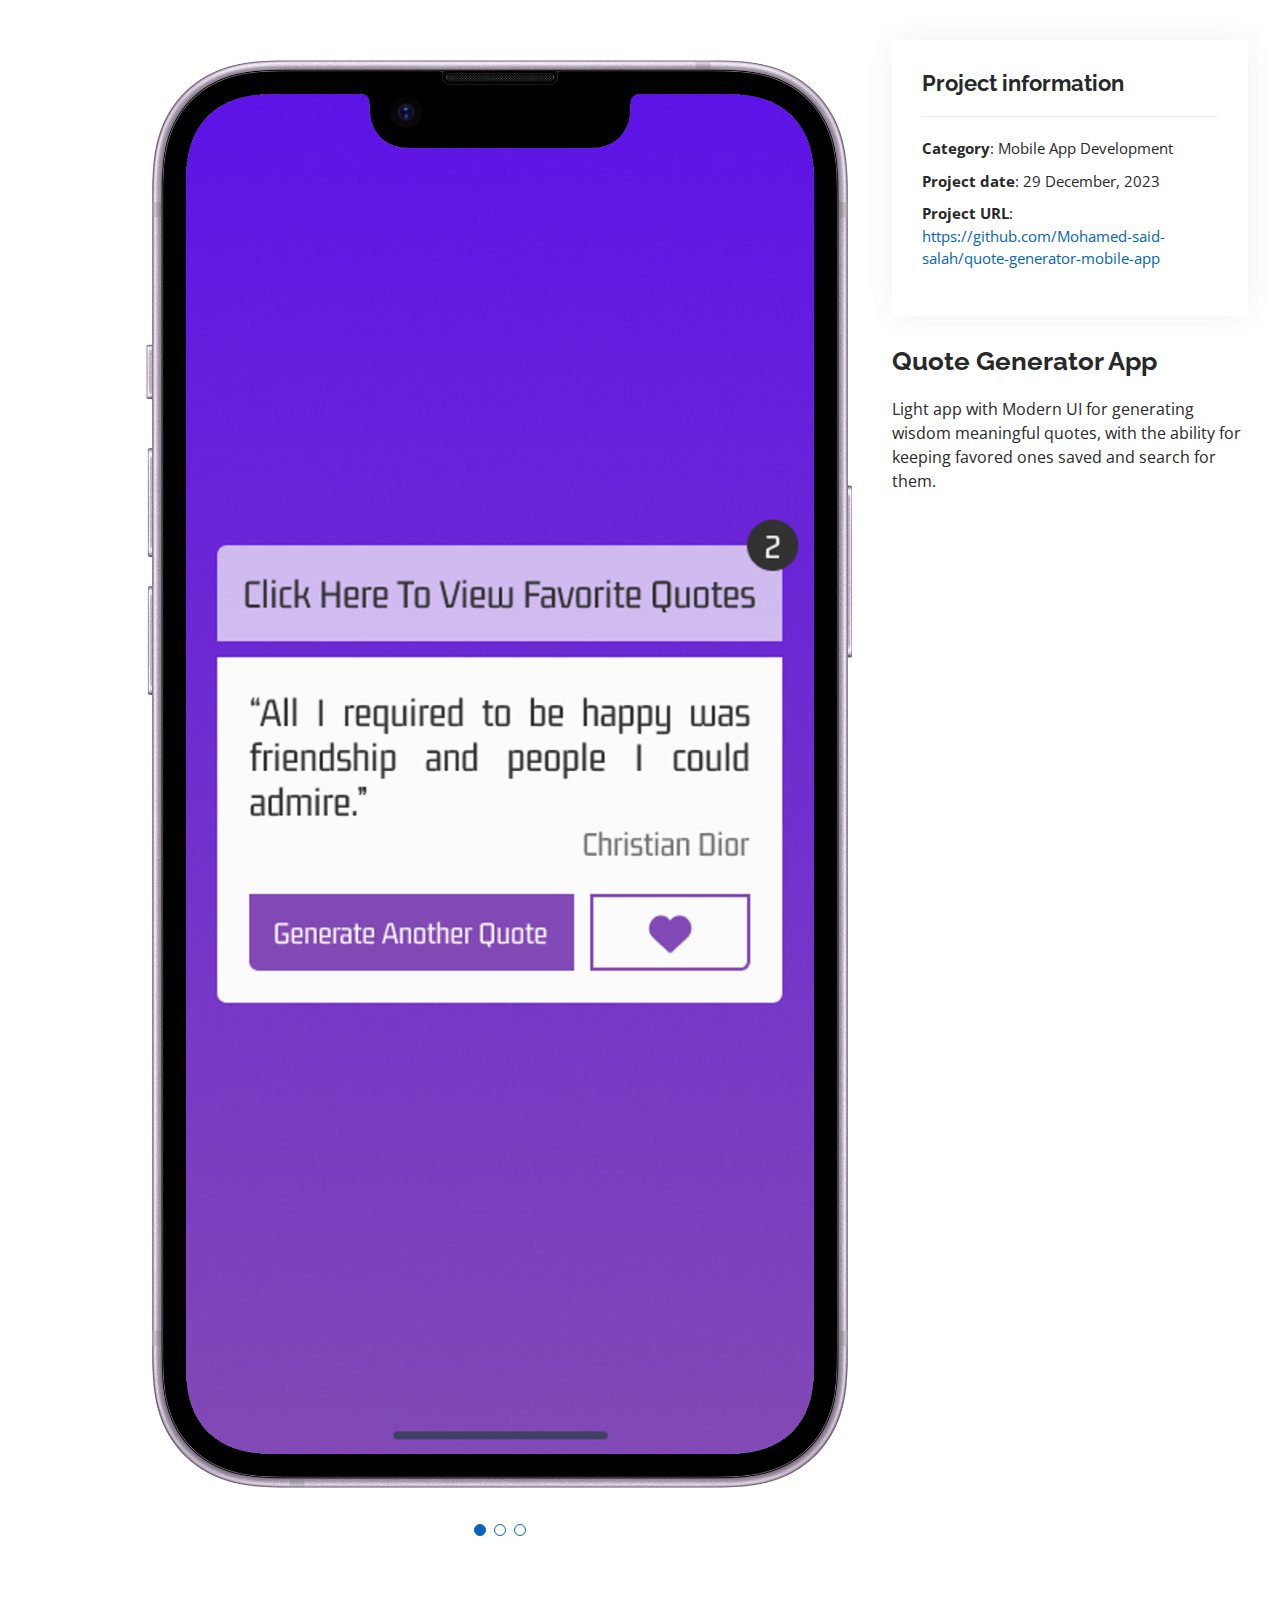
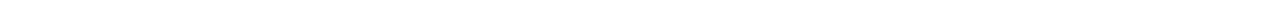
<file: portfolio-details -4.html>
<!DOCTYPE html>
<html lang="en">

<head>
  <meta charset="utf-8">
  <meta content="width=device-width, initial-scale=1.0" name="viewport">

  <title>Portfolio Details - Personal Bootstrap Template</title>
  <meta content="" name="description">
  <meta content="" name="keywords">

  <!-- Favicons -->
  <link href="assets/img/favicon.png" rel="icon">
  <link href="assets/img/apple-touch-icon.png" rel="apple-touch-icon">

  <!-- Google Fonts -->
  <link
    href="https://fonts.googleapis.com/css?family=Open+Sans:300,300i,400,400i,600,600i,700,700i|Raleway:300,300i,400,400i,500,500i,600,600i,700,700i|Poppins:300,300i,400,400i,500,500i,600,600i,700,700i"
    rel="stylesheet">

  <!-- Vendor CSS Files -->
  <link href="assets/vendor/aos/aos.css" rel="stylesheet">
  <link href="assets/vendor/bootstrap/css/bootstrap.min.css" rel="stylesheet">
  <link href="assets/vendor/bootstrap-icons/bootstrap-icons.css" rel="stylesheet">
  <link href="assets/vendor/boxicons/css/boxicons.min.css" rel="stylesheet">
  <link href="assets/vendor/glightbox/css/glightbox.min.css" rel="stylesheet">
  <link href="assets/vendor/swiper/swiper-bundle.min.css" rel="stylesheet">

  <!-- Template Main CSS File -->
  <link href="assets/css/style.css" rel="stylesheet">

  <!-- =======================================================
  ======================================================== -->
</head>

<body>

  <main id="main">

    <!-- ======= Portfolio Details Section ======= -->
    <section id="portfolio-details" class="portfolio-details">
      <div class="container">

        <div class="row gy-4">

          <div class="col-lg-8">
            <div class="portfolio-details-slider swiper">
              <div class="swiper-wrapper align-items-center">

                <div class="swiper-slide">
                  <img src="assets/img/portfolio/qg2.png" alt="">
                </div>

                <div class="swiper-slide">
                  <img src="assets/img/portfolio/qg3.png" alt="">
                </div>

                <div class="swiper-slide">
                  <img src="assets/img/portfolio/qg4.png" alt="">
                </div>

              </div>
              <div class="swiper-pagination"></div>
            </div>
          </div>

          <div class="col-lg-4">
            <div class="portfolio-info">
              <h3>Project information</h3>
              <ul>
                <li><strong>Category</strong>: Mobile App Development</li>
                <li><strong>Project date</strong>: 29 December, 2023</li>
                <li><strong>Project URL</strong>: <a target="_blank"
                    href="https://github.com/Mohamed-said-salah/quote-generator-mobile-app">https://github.com/Mohamed-said-salah/quote-generator-mobile-app</a>
                </li>
              </ul>
            </div>
            <div class="portfolio-description">
              <h2>Quote Generator App</h2>
              <p>
                Light app with Modern UI for generating wisdom meaningful quotes, with the ability for keeping favored
                ones saved and search for them.
              </p>
            </div>
          </div>

        </div>

      </div>
    </section><!-- End Portfolio Details Section -->

  </main><!-- End #main -->

  <div id="preloader"></div>
  <a href="#" class="back-to-top d-flex align-items-center justify-content-center"><i
      class="bi bi-arrow-up-short"></i></a>

  <!-- Vendor JS Files -->
  <script src="assets/vendor/purecounter/purecounter.js"></script>
  <script src="assets/vendor/aos/aos.js"></script>
  <script src="assets/vendor/bootstrap/js/bootstrap.bundle.min.js"></script>
  <script src="assets/vendor/glightbox/js/glightbox.min.js"></script>
  <script src="assets/vendor/isotope-layout/isotope.pkgd.min.js"></script>
  <script src="assets/vendor/swiper/swiper-bundle.min.js"></script>
  <script src="assets/vendor/typed.js/typed.min.js"></script>
  <script src="assets/vendor/waypoints/noframework.waypoints.js"></script>
  <script src="assets/vendor/php-email-form/validate.js"></script>

  <!-- Template Main JS File -->
  <script src="assets/js/main.js"></script>

</body>

</html>
</file>
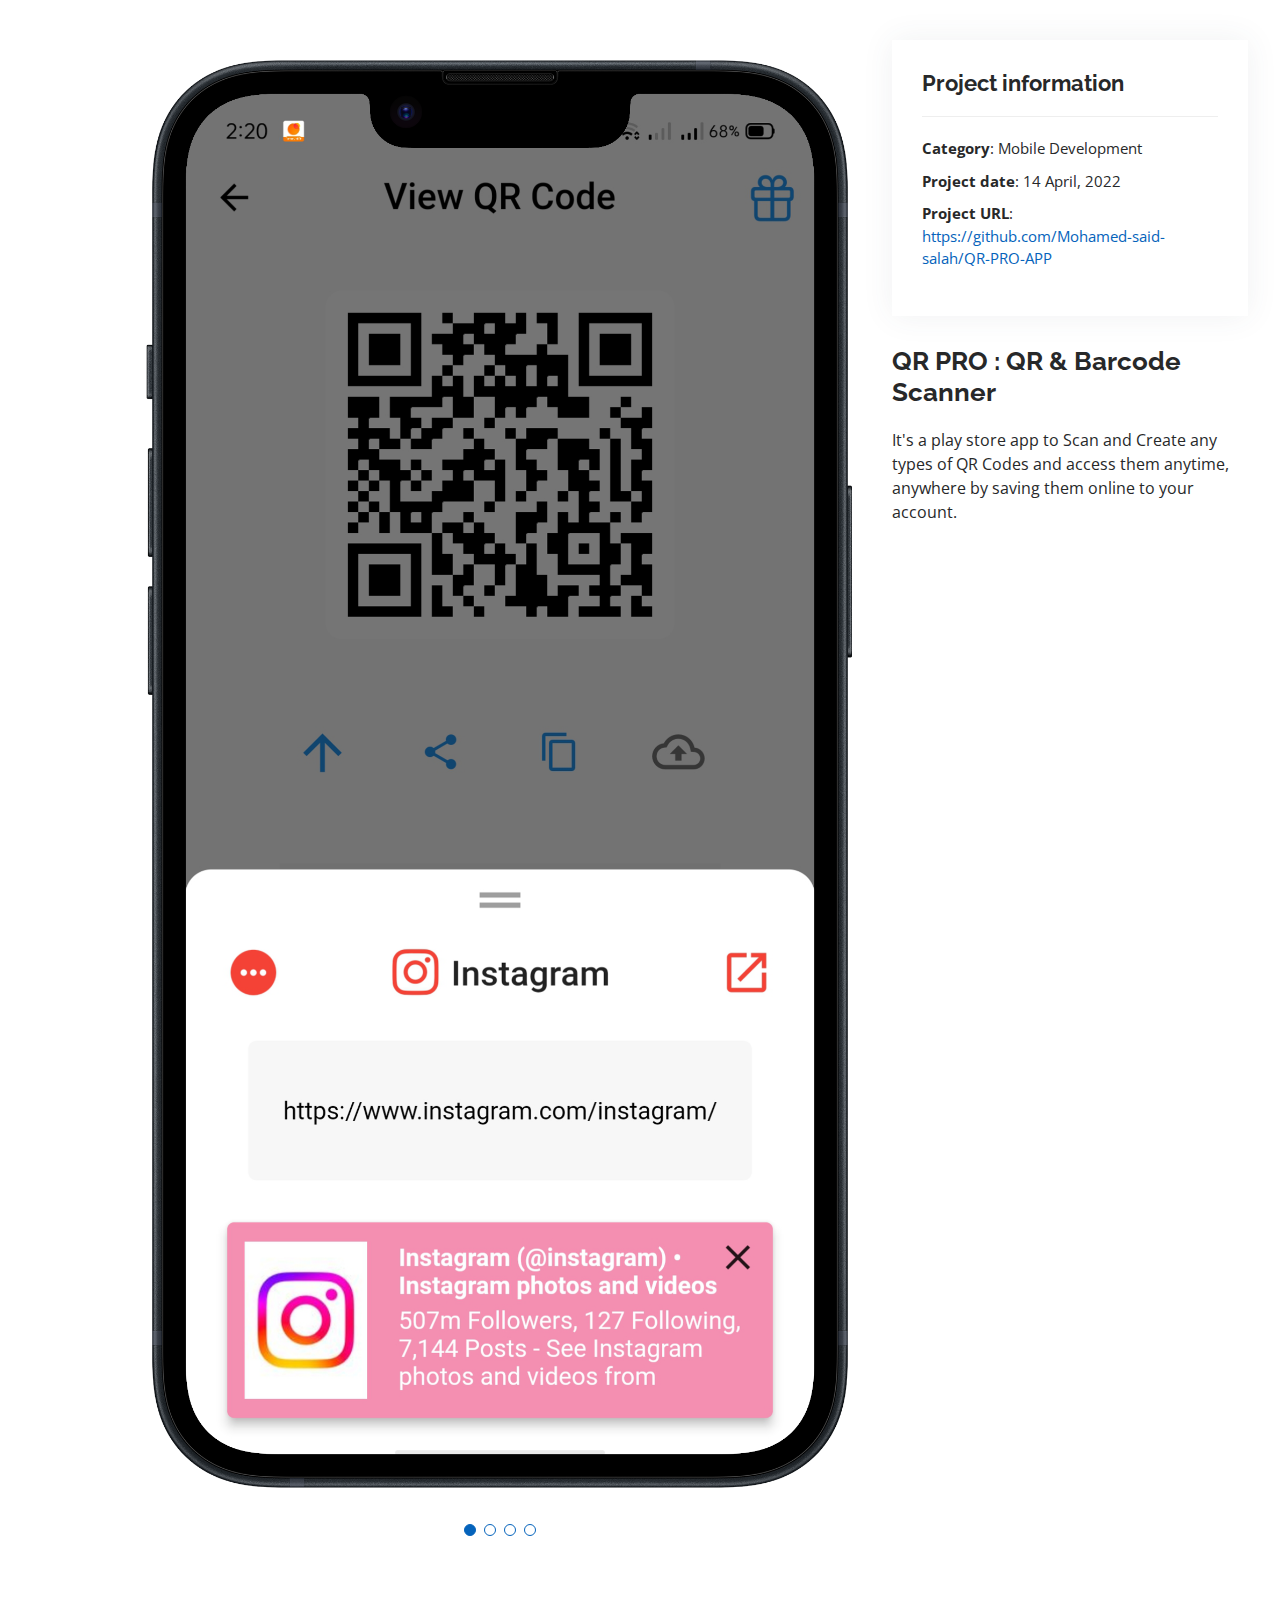
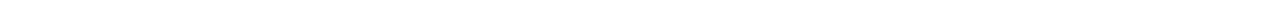
<file: portfolio-details -5.html>
<!DOCTYPE html>
<html lang="en">

<head>
  <meta charset="utf-8">
  <meta content="width=device-width, initial-scale=1.0" name="viewport">

  <title>Portfolio Details - Personal Bootstrap Template</title>
  <meta content="" name="description">
  <meta content="" name="keywords">

  <!-- Favicons -->
  <link href="assets/img/favicon.png" rel="icon">
  <link href="assets/img/apple-touch-icon.png" rel="apple-touch-icon">

  <!-- Google Fonts -->
  <link
    href="https://fonts.googleapis.com/css?family=Open+Sans:300,300i,400,400i,600,600i,700,700i|Raleway:300,300i,400,400i,500,500i,600,600i,700,700i|Poppins:300,300i,400,400i,500,500i,600,600i,700,700i"
    rel="stylesheet">

  <!-- Vendor CSS Files -->
  <link href="assets/vendor/aos/aos.css" rel="stylesheet">
  <link href="assets/vendor/bootstrap/css/bootstrap.min.css" rel="stylesheet">
  <link href="assets/vendor/bootstrap-icons/bootstrap-icons.css" rel="stylesheet">
  <link href="assets/vendor/boxicons/css/boxicons.min.css" rel="stylesheet">
  <link href="assets/vendor/glightbox/css/glightbox.min.css" rel="stylesheet">
  <link href="assets/vendor/swiper/swiper-bundle.min.css" rel="stylesheet">

  <!-- Template Main CSS File -->
  <link href="assets/css/style.css" rel="stylesheet">

  <!-- =======================================================
  ======================================================== -->
</head>

<body>

  <main id="main">

    <!-- ======= Portfolio Details Section ======= -->
    <section id="portfolio-details" class="portfolio-details">
      <div class="container">

        <div class="row gy-4">

          <div class="col-lg-8">
            <div class="portfolio-details-slider swiper">
              <div class="swiper-wrapper align-items-center">

                <div class="swiper-slide">
                  <img src="assets/img/portfolio/qrpro2.png" alt="">
                </div>

                <div class="swiper-slide">
                  <img src="assets/img/portfolio/qrpro3.png" alt="">
                </div>

                <div class="swiper-slide">
                  <img src="assets/img/portfolio/qrpro4.png" alt="">
                </div>

                <div class="swiper-slide">
                  <img src="assets/img/portfolio/qrpro5.png" alt="">
                </div>

              </div>
              <div class="swiper-pagination"></div>

            </div>
          </div>

          <div class="col-lg-4">
            <div class="portfolio-info">
              <h3>Project information</h3>
              <ul>
                <li><strong>Category</strong>: Mobile Development</li>
                <li><strong>Project date</strong>: 14 April, 2022</li>
                <li><strong>Project URL</strong>: <a
                    href="https://github.com/Mohamed-said-salah/QR-PRO-APP">https://github.com/Mohamed-said-salah/QR-PRO-APP</a>
                </li>
              </ul>
            </div>
            <div class="portfolio-description">
              <h2>QR PRO : QR & Barcode Scanner</h2>
              <p>
                It's a play store app to Scan and Create any types of QR Codes and access them anytime, anywhere by
                saving them online to your account.
                </pr>
            </div>
          </div>

        </div>

      </div>
    </section><!-- End Portfolio Details Section -->

  </main><!-- End #main -->

  <div id="preloader"></div>
  <a href="#" class="back-to-top d-flex align-items-center justify-content-center"><i
      class="bi bi-arrow-up-short"></i></a>

  <!-- Vendor JS Files -->
  <script src="assets/vendor/purecounter/purecounter.js"></script>
  <script src="assets/vendor/aos/aos.js"></script>
  <script src="assets/vendor/bootstrap/js/bootstrap.bundle.min.js"></script>
  <script src="assets/vendor/glightbox/js/glightbox.min.js"></script>
  <script src="assets/vendor/isotope-layout/isotope.pkgd.min.js"></script>
  <script src="assets/vendor/swiper/swiper-bundle.min.js"></script>
  <script src="assets/vendor/typed.js/typed.min.js"></script>
  <script src="assets/vendor/waypoints/noframework.waypoints.js"></script>
  <script src="assets/vendor/php-email-form/validate.js"></script>

  <!-- Template Main JS File -->
  <script src="assets/js/main.js"></script>

</body>

</html>
</file>
<file: assets/css/style.css>
/*--------------------------------------------------------------
# General
--------------------------------------------------------------*/
body {
  font-family: "Open Sans", sans-serif;
  color: #272829;
}

a {
  color: #0563bb;
  text-decoration: none;
}

a:hover {
  color: #067ded;
  text-decoration: none;
}

h1, h2, h3, h4, h5, h6 {
  font-family: "Raleway", sans-serif;
}

/*--------------------------------------------------------------
# Back to top button
--------------------------------------------------------------*/
.back-to-top {
  position: fixed;
  visibility: hidden;
  opacity: 0;
  right: 15px;
  bottom: 15px;
  z-index: 996;
  background: #0563bb;
  width: 40px;
  height: 40px;
  border-radius: 50px;
  transition: all 0.4s;
}
.back-to-top i {
  font-size: 28px;
  color: #fff;
  line-height: 0;
}
.back-to-top:hover {
  background: #0678e3;
  color: #fff;
}
.back-to-top.active {
  visibility: visible;
  opacity: 1;
}

/*--------------------------------------------------------------
# Preloader
--------------------------------------------------------------*/
#preloader {
  position: fixed;
  top: 0;
  left: 0;
  right: 0;
  bottom: 0;
  z-index: 9999;
  overflow: hidden;
  background: #fff;
}

#preloader:before {
  content: "";
  position: fixed;
  top: calc(50% - 30px);
  left: calc(50% - 30px);
  border: 6px solid #0563bb;
  border-top-color: #fff;
  border-bottom-color: #fff;
  border-radius: 50%;
  width: 60px;
  height: 60px;
  -webkit-animation: animate-preloader 1s linear infinite;
  animation: animate-preloader 1s linear infinite;
}

@-webkit-keyframes animate-preloader {
  0% {
    transform: rotate(0deg);
  }
  100% {
    transform: rotate(360deg);
  }
}

@keyframes animate-preloader {
  0% {
    transform: rotate(0deg);
  }
  100% {
    transform: rotate(360deg);
  }
}
/*--------------------------------------------------------------
# Disable aos animation delay on mobile devices
--------------------------------------------------------------*/
@media screen and (max-width: 768px) {
  [data-aos-delay] {
    transition-delay: 0 !important;
  }
}
/*--------------------------------------------------------------
# Header
--------------------------------------------------------------*/
#header {
  position: fixed;
  top: 0;
  left: 0;
  bottom: 0;
  z-index: 9997;
  transition: all 0.5s;
  padding: 15px;
  overflow-y: auto;
}
@media (max-width: 992px) {
  #header {
    width: 300px;
    background: #fff;
    border-right: 1px solid #e6e9ec;
    left: -300px;
  }
}

@media (min-width: 992px) {
  #main {
    margin-left: 100px;
  }
}
/*--------------------------------------------------------------
# Navigation Menu
--------------------------------------------------------------*/
/**
* Desktop Navigation 
*/
.nav-menu {
  padding: 0;
  display: block;
}
.nav-menu * {
  margin: 0;
  padding: 0;
  list-style: none;
}
.nav-menu > ul > li {
  position: relative;
  white-space: nowrap;
}
.nav-menu a, .nav-menu a:focus {
  display: flex;
  align-items: center;
  color: #45505b;
  padding: 10px 18px;
  margin-bottom: 8px;
  transition: 0.3s;
  font-size: 15px;
  border-radius: 50px;
  background: #f2f3f5;
  height: 56px;
  width: 100%;
  overflow: hidden;
  transition: 0.3s;
}
.nav-menu a i, .nav-menu a:focus i {
  font-size: 20px;
}
.nav-menu a span, .nav-menu a:focus span {
  padding: 0 5px 0 7px;
  color: #45505b;
}
@media (min-width: 992px) {
  .nav-menu a, .nav-menu a:focus {
    width: 56px;
  }
  .nav-menu a span, .nav-menu a:focus span {
    display: none;
    color: #fff;
  }
}
.nav-menu a:hover, .nav-menu .active, .nav-menu .active:focus, .nav-menu li:hover > a {
  color: #fff;
  background: #0563bb;
}
.nav-menu a:hover span, .nav-menu .active span, .nav-menu .active:focus span, .nav-menu li:hover > a span {
  color: #fff;
}
.nav-menu a:hover, .nav-menu li:hover > a {
  width: 100%;
  color: #fff;
}
.nav-menu a:hover span, .nav-menu li:hover > a span {
  display: block;
}

/**
* Mobile Navigation 
*/
.mobile-nav-toggle {
  position: fixed;
  right: 10px;
  top: 10px;
  z-index: 9998;
  border: 0;
  background: none;
  font-size: 28px;
  transition: all 0.4s;
  outline: none !important;
  line-height: 0;
  cursor: pointer;
  border-radius: 50px;
  padding: 5px;
}
.mobile-nav-toggle i {
  color: #45505b;
}

.mobile-nav-active {
  overflow: hidden;
}
.mobile-nav-active #header {
  left: 0;
}
.mobile-nav-active .mobile-nav-toggle {
  color: #fff;
  background-color: #0563bb;
}

/*--------------------------------------------------------------
# Hero Section
--------------------------------------------------------------*/
#hero {
  width: 100%;
  height: 100vh;

 background: url("../img/portfolio/pexels-mockupeditorcom-205316.jpg") top right no-repeat;
  background-size: cover;
  position: relative;
}
@media (min-width: 992px) {
  #hero {
    padding-left: 160px;
  }
}
#hero:before {
  content: "";
  background: rgba(255, 255, 255, 0.8);
  position: absolute;
  bottom: 0;
  top: 0;
  left: 0;
  right: 0;
}
#hero h1 {
  margin: 0;
  font-size: 64px;
  font-weight: 700;
  line-height: 56px;
  color: #45505b;
}
#hero p {
  color: #45505b;
  margin: 15px 0 0 0;
  font-size: 26px;
  font-family: "Poppins", sans-serif;
}
#hero p span {
  color: #0563bb;
  letter-spacing: 1px;
}
#hero .social-links {
  margin-top: 30px;
}
#hero .social-links a {
  font-size: 24px;
  display: inline-block;
  color: #45505b;
  line-height: 1;
  margin-right: 20px;
  transition: 0.3s;
}
#hero .social-links a:hover {
  color: #0563bb;
}
@media (max-width: 992px) {
  #hero {
    text-align: center;
  }
  #hero h1 {
    font-size: 32px;
    line-height: 36px;
  }
  #hero p {
    margin-top: 10px;
    font-size: 20px;
    line-height: 24px;
  }
}

/*--------------------------------------------------------------
# Sections General
--------------------------------------------------------------*/
section {
  padding: 60px 0;
  overflow: hidden;
}

.section-title {
  text-align: center;
  padding-bottom: 30px;
}
.section-title h2 {
  font-size: 32px;
  font-weight: bold;
  text-transform: uppercase;
  margin-bottom: 20px;
  padding-bottom: 20px;
  position: relative;
  color: #45505b;
}
.section-title h2::before {
  content: "";
  position: absolute;
  display: block;
  width: 120px;
  height: 1px;
  background: #ddd;
  bottom: 1px;
  left: calc(50% - 60px);
}
.section-title h2::after {
  content: "";
  position: absolute;
  display: block;
  width: 40px;
  height: 3px;
  background: #0563bb;
  bottom: 0;
  left: calc(50% - 20px);
}
.section-title p {
  margin-bottom: 0;
}

/*--------------------------------------------------------------
# About
--------------------------------------------------------------*/
.about .content h3 {
  font-weight: 700;
  font-size: 26px;
  color: #728394;
}
.about .content ul {
  list-style: none;
  padding: 0;
}
.about .content ul li {
  margin-bottom: 20px;
  display: flex;
  align-items: center;
}
.about .content ul strong {
  margin-right: 10px;
}
.about .content ul i {
  font-size: 16px;
  margin-right: 5px;
  color: #0563bb;
  line-height: 0;
}
.about .content p:last-child {
  margin-bottom: 0;
}

/*--------------------------------------------------------------
# Facts
--------------------------------------------------------------*/
.facts .count-box {
  padding: 30px 30px 25px 30px;
  margin-top: 30px;
  width: 100%;
  position: relative;
  text-align: center;
  background: #fff;
}
.facts .count-box i {
  position: absolute;
  top: -25px;
  left: 50%;
  transform: translateX(-50%);
  font-size: 24px;
  background: #0563bb;
  color: #fff;
  border-radius: 50px;
  display: inline-flex;
  align-items: center;
  justify-content: center;
  width: 48px;
  height: 48px;
}
.facts .count-box span {
  font-size: 36px;
  display: block;
  font-weight: 600;
  color: #011426;
}
.facts .count-box p {
  padding: 0;
  margin: 0;
  font-family: "Raleway", sans-serif;
  font-size: 14px;
}

/*--------------------------------------------------------------
# Akills
--------------------------------------------------------------*/
.skills .progress {
  height: 60px;
  display: block;
  background: none;
  border-radius: 0;
}
.skills .progress .skill {
  padding: 10px 0;
  margin: 0;
  text-transform: uppercase;
  display: block;
  font-weight: 600;
  font-family: "Poppins", sans-serif;
  color: #45505b;
}
.skills .progress .skill .val {
  float: right;
  font-style: normal;
}
.skills .progress-bar-wrap {
  background: #f2f3f5;
}
.skills .progress-bar {
  width: 1px;
  height: 10px;
  transition: 0.9s;
  background-color: #0563bb;
}

/*--------------------------------------------------------------
# Resume
--------------------------------------------------------------*/
.resume .resume-title {
  font-size: 26px;
  font-weight: 700;
  margin-top: 20px;
  margin-bottom: 20px;
  color: #45505b;
}
.resume .resume-item {
  padding: 0 0 20px 20px;
  margin-top: -2px;
  border-left: 2px solid #0563bb;
  position: relative;
}
.resume .resume-item h4 {
  line-height: 18px;
  font-size: 18px;
  font-weight: 600;
  text-transform: uppercase;
  font-family: "Poppins", sans-serif;
  color: #0563bb;
  margin-bottom: 10px;
}
.resume .resume-item h5 {
  font-size: 16px;
  background: #f7f8f9;
  padding: 5px 15px;
  display: inline-block;
  font-weight: 600;
  margin-bottom: 10px;
}
.resume .resume-item ul {
  padding-left: 20px;
}
.resume .resume-item ul li {
  padding-bottom: 10px;
}
.resume .resume-item:last-child {
  padding-bottom: 0;
}
.resume .resume-item::before {
  content: "";
  position: absolute;
  width: 16px;
  height: 16px;
  border-radius: 50px;
  left: -9px;
  top: 0;
  background: #fff;
  border: 2px solid #0563bb;
}

/*--------------------------------------------------------------
# Portfolio
--------------------------------------------------------------*/
.portfolio .portfolio-item {
  margin-bottom: 30px;
}
.portfolio #portfolio-flters {
  padding: 0;
  margin: 0 auto 25px auto;
  list-style: none;
  text-align: center;
  background: #fff;
  border-radius: 50px;
  padding: 2px 15px;
}
.portfolio #portfolio-flters li {
  cursor: pointer;
  display: inline-block;
  padding: 10px 15px;
  font-size: 14px;
  font-weight: 600;
  line-height: 1;
  text-transform: uppercase;
  color: #272829;
  margin-bottom: 5px;
  transition: all 0.3s ease-in-out;
}
.portfolio #portfolio-flters li:hover, .portfolio #portfolio-flters li.filter-active {
  color: #0563bb;
}
.portfolio #portfolio-flters li:last-child {
  margin-right: 0;
}
.portfolio .portfolio-wrap {
  transition: 0.3s;
  position: relative;
  overflow: hidden;
  z-index: 1;
  background: rgba(69, 80, 91, 0.8);
}
.portfolio .portfolio-wrap::before {
  content: "";
  background: rgba(255, 255, 255, 0.7);
  position: absolute;
  left: 30px;
  right: 30px;
  top: 30px;
  bottom: 30px;
  transition: all ease-in-out 0.3s;
  z-index: 2;
  opacity: 0;
}
.portfolio .portfolio-wrap .portfolio-info {
  opacity: 0;
  position: absolute;
  top: 0;
  left: 0;
  right: 0;
  bottom: 0;
  text-align: center;
  z-index: 3;
  transition: all ease-in-out 0.3s;
  display: flex;
  flex-direction: column;
  justify-content: center;
  align-items: center;
}
.portfolio .portfolio-wrap .portfolio-info::before {
  display: block;
  content: "";
  width: 48px;
  height: 48px;
  position: absolute;
  top: 35px;
  left: 35px;
  border-top: 3px solid #d7dce1;
  border-left: 3px solid #d7dce1;
  transition: all 0.5s ease 0s;
  z-index: 9994;
}
.portfolio .portfolio-wrap .portfolio-info::after {
  display: block;
  content: "";
  width: 48px;
  height: 48px;
  position: absolute;
  bottom: 35px;
  right: 35px;
  border-bottom: 3px solid #d7dce1;
  border-right: 3px solid #d7dce1;
  transition: all 0.5s ease 0s;
  z-index: 9994;
}
.portfolio .portfolio-wrap .portfolio-info h4 {
  font-size: 20px;
  color: #45505b;
  font-weight: 600;
}
.portfolio .portfolio-wrap .portfolio-info p {
  color: #45505b;
  font-size: 14px;
  text-transform: uppercase;
  padding: 0;
  margin: 0;
}
.portfolio .portfolio-wrap .portfolio-links {
  text-align: center;
  z-index: 4;
}
.portfolio .portfolio-wrap .portfolio-links a {
  color: #45505b;
  margin: 0 2px;
  font-size: 28px;
  display: inline-block;
  transition: 0.3s;
}
.portfolio .portfolio-wrap .portfolio-links a:hover {
  color: #148af9;
}
.portfolio .portfolio-wrap:hover::before {
  top: 0;
  left: 0;
  right: 0;
  bottom: 0;
  opacity: 1;
}
.portfolio .portfolio-wrap:hover .portfolio-info {
  opacity: 1;
}
.portfolio .portfolio-wrap:hover .portfolio-info::before {
  top: 15px;
  left: 15px;
}
.portfolio .portfolio-wrap:hover .portfolio-info::after {
  bottom: 15px;
  right: 15px;
}

/*--------------------------------------------------------------
# Portfolio Details
--------------------------------------------------------------*/
.portfolio-details {
  padding-top: 40px;
}
.portfolio-details .portfolio-details-slider img {
  width: 100%;
}
.portfolio-details .portfolio-details-slider .swiper-pagination {
  margin-top: 20px;
  position: relative;
}
.portfolio-details .portfolio-details-slider .swiper-pagination .swiper-pagination-bullet {
  width: 12px;
  height: 12px;
  background-color: #fff;
  opacity: 1;
  border: 1px solid #0563bb;
}
.portfolio-details .portfolio-details-slider .swiper-pagination .swiper-pagination-bullet-active {
  background-color: #0563bb;
}
.portfolio-details .portfolio-info {
  padding: 30px;
  box-shadow: 0px 0 30px rgba(69, 80, 91, 0.08);
}
.portfolio-details .portfolio-info h3 {
  font-size: 22px;
  font-weight: 700;
  margin-bottom: 20px;
  padding-bottom: 20px;
  border-bottom: 1px solid #eee;
}
.portfolio-details .portfolio-info ul {
  list-style: none;
  padding: 0;
  font-size: 15px;
}
.portfolio-details .portfolio-info ul li + li {
  margin-top: 10px;
}
.portfolio-details .portfolio-description {
  padding-top: 30px;
}
.portfolio-details .portfolio-description h2 {
  font-size: 26px;
  font-weight: 700;
  margin-bottom: 20px;
}
.portfolio-details .portfolio-description p {
  padding: 0;
}

/*--------------------------------------------------------------
# Services
--------------------------------------------------------------*/
.services .icon-box {
  text-align: center;
  padding: 70px 20px 80px 20px;
  transition: all ease-in-out 0.3s;
  background: #fff;
  box-shadow: 0px 5px 90px 0px rgba(110, 123, 131, 0.05);
}
.services .icon-box .icon {
  margin: 0 auto;
  width: 100px;
  height: 100px;
  display: flex;
  align-items: center;
  justify-content: center;
  transition: ease-in-out 0.3s;
  position: relative;
}
.services .icon-box .icon i {
  font-size: 36px;
  transition: 0.5s;
  position: relative;
}
.services .icon-box .icon svg {
  position: absolute;
  top: 0;
  left: 0;
}
.services .icon-box .icon svg path {
  transition: 0.5s;
  fill: #f5f5f5;
}
.services .icon-box h4 {
  font-weight: 600;
  margin: 10px 0 15px 0;
  font-size: 22px;
}
.services .icon-box h4 a {
  color: #45505b;
  transition: ease-in-out 0.3s;
}
.services .icon-box p {
  line-height: 24px;
  font-size: 14px;
  margin-bottom: 0;
}
.services .icon-box:hover {
  border-color: #fff;
  box-shadow: 0px 0 35px 0 rgba(0, 0, 0, 0.08);
}
.services .iconbox-blue i {
  color: #47aeff;
}
.services .iconbox-blue:hover .icon i {
  color: #fff;
}
.services .iconbox-blue:hover .icon path {
  fill: #47aeff;
}
.services .iconbox-orange i {
  color: #ffa76e;
}
.services .iconbox-orange:hover .icon i {
  color: #fff;
}
.services .iconbox-orange:hover .icon path {
  fill: #ffa76e;
}
.services .iconbox-pink i {
  color: #e80368;
}
.services .iconbox-pink:hover .icon i {
  color: #fff;
}
.services .iconbox-pink:hover .icon path {
  fill: #e80368;
}
.services .iconbox-yellow i {
  color: #ffbb2c;
}
.services .iconbox-yellow:hover .icon i {
  color: #fff;
}
.services .iconbox-yellow:hover .icon path {
  fill: #ffbb2c;
}
.services .iconbox-red i {
  color: #ff5828;
}
.services .iconbox-red:hover .icon i {
  color: #fff;
}
.services .iconbox-red:hover .icon path {
  fill: #ff5828;
}
.services .iconbox-teal i {
  color: #11dbcf;
}
.services .iconbox-teal:hover .icon i {
  color: #fff;
}
.services .iconbox-teal:hover .icon path {
  fill: #11dbcf;
}

/*--------------------------------------------------------------
# Testimonials
--------------------------------------------------------------*/
.testimonials .section-header {
  margin-bottom: 40px;
}
.testimonials .testimonials-carousel, .testimonials .testimonials-slider {
  overflow: hidden;
}
.testimonials .testimonial-item {
  text-align: center;
}
.testimonials .testimonial-item .testimonial-img {
  width: 120px;
  border-radius: 50%;
  border: 4px solid #fff;
  margin: 0 auto;
}
.testimonials .testimonial-item h3 {
  font-size: 20px;
  font-weight: bold;
  margin: 10px 0 5px 0;
  color: #111;
}
.testimonials .testimonial-item h4 {
  font-size: 14px;
  color: #999;
  margin: 0 0 15px 0;
}
.testimonials .testimonial-item .quote-icon-left, .testimonials .testimonial-item .quote-icon-right {
  color: #90c8fc;
  font-size: 26px;
}
.testimonials .testimonial-item .quote-icon-left {
  display: inline-block;
  left: -5px;
  position: relative;
}
.testimonials .testimonial-item .quote-icon-right {
  display: inline-block;
  right: -5px;
  position: relative;
  top: 10px;
}
.testimonials .testimonial-item p {
  font-style: italic;
  margin: 0 auto 15px auto;
}
.testimonials .swiper-pagination {
  margin-top: 20px;
  position: relative;
}
.testimonials .swiper-pagination .swiper-pagination-bullet {
  width: 12px;
  height: 12px;
  background-color: #fff;
  opacity: 1;
  border: 1px solid #0563bb;
}
.testimonials .swiper-pagination .swiper-pagination-bullet-active {
  background-color: #0563bb;
}
@media (min-width: 992px) {
  .testimonials .testimonial-item p {
    width: 80%;
  }
}

/*--------------------------------------------------------------
# Contact
--------------------------------------------------------------*/
.contact .info {
  width: 100%;
  background: #fff;
}
.contact .info i {
  font-size: 20px;
  color: #0563bb;
  float: left;
  width: 44px;
  height: 44px;
  background: #eef7ff;
  display: flex;
  justify-content: center;
  align-items: center;
  border-radius: 50px;
  transition: all 0.3s ease-in-out;
}
.contact .info h4 {
  padding: 0 0 0 60px;
  font-size: 22px;
  font-weight: 600;
  margin-bottom: 5px;
  color: #45505b;
}
.contact .info p {
  padding: 0 0 0 60px;
  margin-bottom: 0;
  font-size: 14px;
  color: #728394;
}
.contact .info .email, .contact .info .phone {
  margin-top: 40px;
}
.contact .info .email:hover i, .contact .info .address:hover i, .contact .info .phone:hover i {
  background: #0563bb;
  color: #fff;
}
.contact .php-email-form {
  width: 100%;
  background: #fff;
}
.contact .php-email-form .form-group {
  padding-bottom: 8px;
}
.contact .php-email-form .error-message {
  display: none;
  color: #fff;
  background: #ed3c0d;
  text-align: left;
  padding: 15px;
  font-weight: 600;
}
.contact .php-email-form .error-message br + br {
  margin-top: 25px;
}
.contact .php-email-form .sent-message {
  display: none;
  color: #fff;
  background: #18d26e;
  text-align: center;
  padding: 15px;
  font-weight: 600;
}
.contact .php-email-form .loading {
  display: none;
  background: #fff;
  text-align: center;
  padding: 15px;
}
.contact .php-email-form .loading:before {
  content: "";
  display: inline-block;
  border-radius: 50%;
  width: 24px;
  height: 24px;
  margin: 0 10px -6px 0;
  border: 3px solid #18d26e;
  border-top-color: #eee;
  -webkit-animation: animate-loading 1s linear infinite;
  animation: animate-loading 1s linear infinite;
}
.contact .php-email-form input, .contact .php-email-form textarea {
  border-radius: 4px;
  box-shadow: none;
  font-size: 14px;
}
.contact .php-email-form input {
  height: 44px;
}
.contact .php-email-form textarea {
  padding: 10px 12px;
}
.contact .php-email-form button[type=submit] {
  background: #0563bb;
  border: 0;
  padding: 10px 35px;
  color: #fff;
  transition: 0.4s;
  border-radius: 50px;
}
.contact .php-email-form button[type=submit]:hover {
  background: #0678e3;
}
@-webkit-keyframes animate-loading {
  0% {
    transform: rotate(0deg);
  }
  100% {
    transform: rotate(360deg);
  }
}
@keyframes animate-loading {
  0% {
    transform: rotate(0deg);
  }
  100% {
    transform: rotate(360deg);
  }
}

/*--------------------------------------------------------------
# Footer
--------------------------------------------------------------*/
#footer {
  background: #f7f8f9;
  color: #45505b;
  font-size: 14px;
  text-align: center;
  padding: 30px 0;
}
#footer h3 {
  font-size: 36px;
  font-weight: 700;
  position: relative;
  font-family: "Poppins", sans-serif;
  padding: 0;
  margin: 0 0 15px 0;
}
#footer p {
  font-size: 15;
  font-style: italic;
  padding: 0;
  margin: 0 0 40px 0;
}
#footer .social-links {
  margin: 0 0 40px 0;
}
#footer .social-links a {
  font-size: 18px;
  display: inline-block;
  background: #0563bb;
  color: #fff;
  line-height: 1;
  padding: 8px 0;
  margin-right: 4px;
  border-radius: 50%;
  text-align: center;
  width: 36px;
  height: 36px;
  transition: 0.3s;
}
#footer .social-links a:hover {
  background: #0678e3;
  color: #fff;
  text-decoration: none;
}
#footer .copyright {
  margin: 0 0 5px 0;
}
#footer .credits {
  font-size: 13px;
}
</file>
